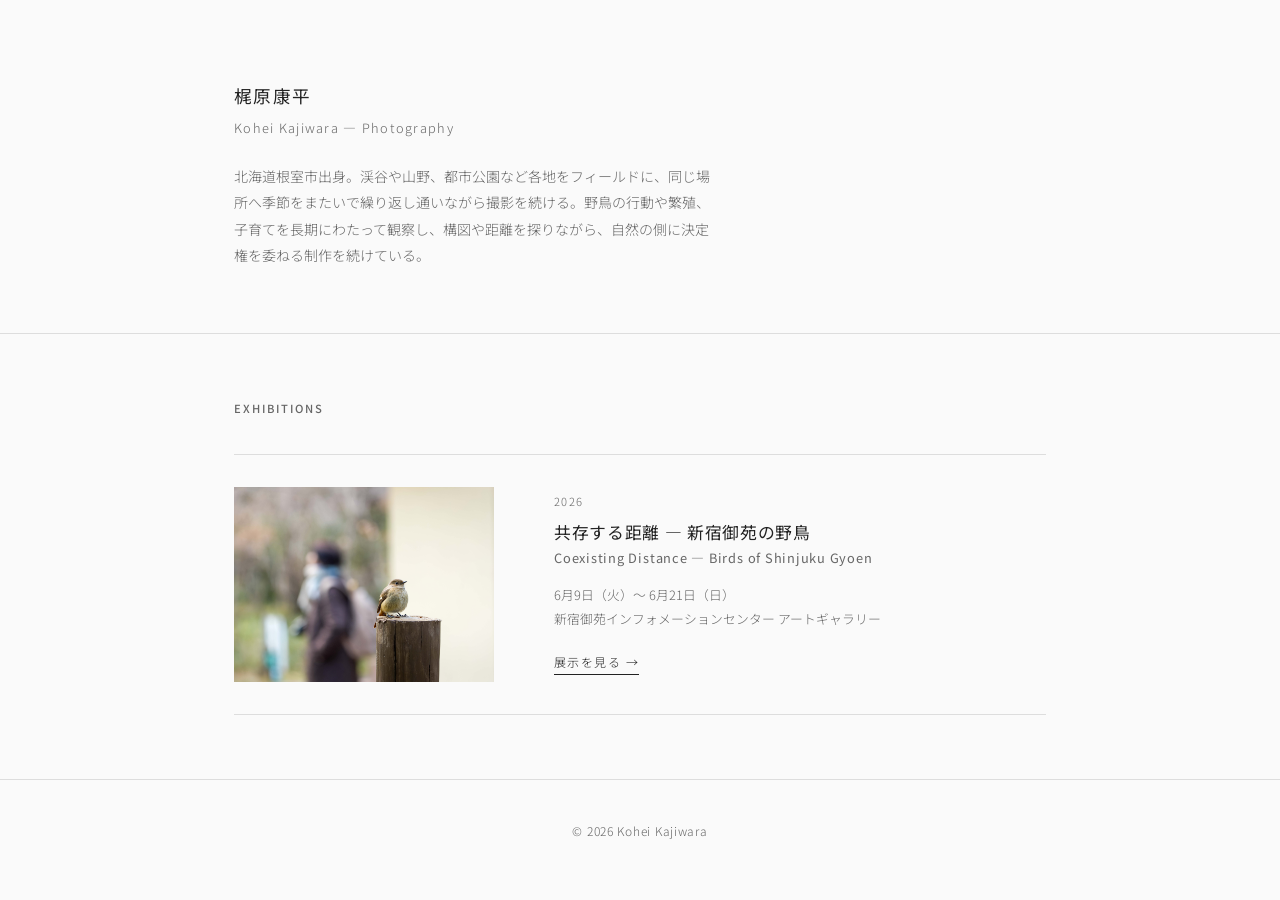
<file: index.html>
<!DOCTYPE html>
<html lang="ja">
<head>
  <meta charset="UTF-8">
  <meta name="viewport" content="width=device-width, initial-scale=1.0">
  <title>梶原康平 Photography</title>
  <meta name="description" content="梶原康平 — 野鳥や自然の生態を長期的な観察をもとに記録する写真家">
  <link rel="stylesheet" href="style.css">
</head>
<body>

  <header>
    <div class="container">
      <h1 class="site-name">
        梶原康平
        <span class="site-name-en">Kohei Kajiwara — Photography</span>
      </h1>
      <p class="site-bio">北海道根室市出身。渓谷や山野、都市公園など各地をフィールドに、同じ場所へ季節をまたいで繰り返し通いながら撮影を続ける。野鳥の行動や繁殖、子育てを長期にわたって観察し、構図や距離を探りながら、自然の側に決定権を委ねる制作を続けている。</p>
    </div>
  </header>

  <main>
    <div class="exhibitions">
      <div class="container">
        <p class="section-label">Exhibitions</p>
        <div class="exhibition-list">

          <a class="exhibition-card" href="exhibitions/2026-coexisting-distance/">
            <img class="card-thumb" src="exhibitions/2026-coexisting-distance/images/1.jpeg" alt="共存する距離 — 新宿御苑の野鳥">
            <div class="card-info">
              <p class="card-year">2026</p>
              <p class="card-title">
                共存する距離 — 新宿御苑の野鳥
                <span class="card-title-en">Coexisting Distance — Birds of Shinjuku Gyoen</span>
              </p>
              <p class="card-meta">
                6月9日（火）〜 6月21日（日）<br>
                新宿御苑インフォメーションセンター アートギャラリー
              </p>
              <span class="card-link">展示を見る →</span>
            </div>
          </a>

        </div>
      </div>
    </div>
  </main>

  <footer>
    <p>&copy; 2026 Kohei Kajiwara</p>
  </footer>

</body>
</html>
</file>
<file: style.css>
@import url('https://fonts.googleapis.com/css2?family=Noto+Sans+JP:wght@300;400;500&display=swap');

*, *::before, *::after {
  box-sizing: border-box;
  margin: 0;
  padding: 0;
}

:root {
  --bg: #fafafa;
  --text: #222;
  --muted: #666;
  --line: #ddd;
  --max-w: 860px;
}

html { font-size: 16px; }

body {
  background: var(--bg);
  color: var(--text);
  font-family: 'Noto Sans JP', sans-serif;
  font-weight: 300;
  line-height: 1.8;
  -webkit-font-smoothing: antialiased;
}

a { color: inherit; text-decoration: none; }

.container {
  max-width: var(--max-w);
  margin: 0 auto;
  padding: 0 24px;
}

/* ── Header ── */
header {
  padding: 80px 0 64px;
  border-bottom: 1px solid var(--line);
}

.site-name {
  font-size: 1.1rem;
  font-weight: 400;
  letter-spacing: 0.08em;
}

.site-name-en {
  display: block;
  font-size: 0.8rem;
  font-weight: 300;
  color: var(--muted);
  letter-spacing: 0.1em;
  margin-top: 4px;
}

.site-bio {
  margin-top: 24px;
  font-size: 0.875rem;
  color: var(--muted);
  max-width: 480px;
  line-height: 1.9;
}

/* ── Exhibitions ── */
.exhibitions {
  padding: 64px 0;
}

.section-label {
  font-size: 0.7rem;
  font-weight: 500;
  letter-spacing: 0.18em;
  color: var(--muted);
  text-transform: uppercase;
  margin-bottom: 36px;
}

.exhibition-list {
  display: flex;
  flex-direction: column;
  gap: 0;
}

.exhibition-card {
  display: grid;
  grid-template-columns: 280px 1fr;
  gap: 0;
  border-top: 1px solid var(--line);
  padding: 32px 0;
  transition: opacity 0.2s;
}

.exhibition-card:last-child {
  border-bottom: 1px solid var(--line);
}

.exhibition-card:hover {
  opacity: 0.65;
}

.card-thumb {
  width: 260px;
  aspect-ratio: 4 / 3;
  object-fit: cover;
  display: block;
  background: var(--line);
}

.card-info {
  padding: 4px 0 0 40px;
}

.card-year {
  font-size: 0.7rem;
  color: var(--muted);
  letter-spacing: 0.12em;
  margin-bottom: 10px;
}

.card-title {
  font-size: 1.05rem;
  font-weight: 400;
  letter-spacing: 0.04em;
  line-height: 1.4;
}

.card-title-en {
  display: block;
  font-size: 0.8rem;
  color: var(--muted);
  letter-spacing: 0.06em;
  margin-top: 4px;
}

.card-meta {
  margin-top: 16px;
  font-size: 0.8rem;
  color: var(--muted);
  line-height: 1.9;
}

.card-link {
  display: inline-block;
  margin-top: 20px;
  font-size: 0.75rem;
  letter-spacing: 0.12em;
  color: var(--text);
  border-bottom: 1px solid var(--text);
  padding-bottom: 1px;
}

/* ── Footer ── */
footer {
  padding: 40px 0;
  font-size: 0.75rem;
  color: var(--muted);
  letter-spacing: 0.06em;
  text-align: center;
  border-top: 1px solid var(--line);
}

/* ── Responsive ── */
@media (max-width: 640px) {
  header { padding: 56px 0 48px; }

  .exhibition-card {
    grid-template-columns: 1fr;
    gap: 20px;
  }

  .card-thumb { width: 100%; }

  .card-info { padding: 0; }
}
</file>
